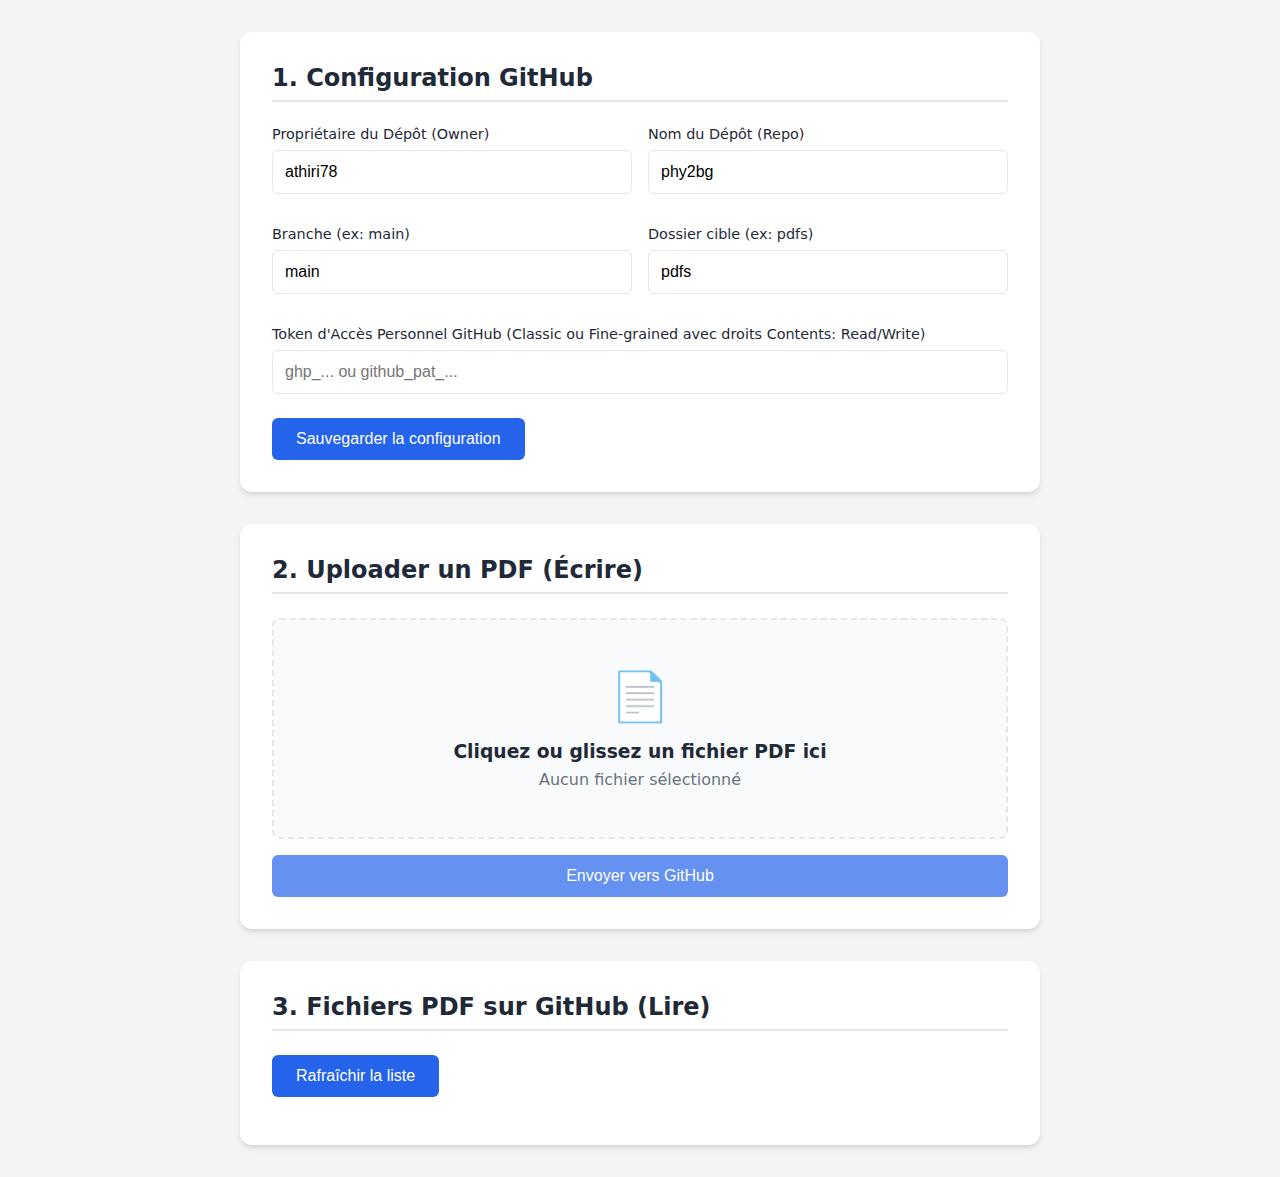
<file: github-pdf.html>
<!DOCTYPE html>
<html lang="fr">

<head>
    <meta charset="UTF-8">
    <meta name="viewport" content="width=device-width, initial-scale=1.0">
    <title>Gestionnaire PDF GitHub</title>
    <style>
        :root {
            --primary: #2563eb;
            --primary-hover: #1d4ed8;
            --bg: #f3f4f6;
            --card-bg: #ffffff;
            --text-main: #1f2937;
            --text-muted: #6b7280;
            --border: #e5e7eb;
            --error: #ef4444;
            --success: #10b981;
        }

        body {
            font-family: 'Segoe UI', system-ui, -apple-system, sans-serif;
            background-color: var(--bg);
            color: var(--text-main);
            margin: 0;
            padding: 2rem;
            display: flex;
            justify-content: center;
        }

        .container {
            max-width: 800px;
            width: 100%;
            display: flex;
            flex-direction: column;
            gap: 2rem;
        }

        .card {
            background-color: var(--card-bg);
            border-radius: 12px;
            padding: 2rem;
            box-shadow: 0 4px 6px -1px rgba(0, 0, 0, 0.1), 0 2px 4px -1px rgba(0, 0, 0, 0.06);
        }

        h2 {
            margin-top: 0;
            margin-bottom: 1.5rem;
            font-size: 1.5rem;
            color: var(--text-main);
            border-bottom: 2px solid var(--border);
            padding-bottom: 0.5rem;
        }

        .form-group {
            margin-bottom: 1rem;
            display: flex;
            flex-direction: column;
            gap: 0.5rem;
        }

        label {
            font-weight: 500;
            font-size: 0.9rem;
        }

        input[type="text"],
        input[type="password"] {
            padding: 0.75rem;
            border: 1px solid var(--border);
            border-radius: 6px;
            font-size: 1rem;
            transition: border-color 0.2s;
        }

        input[type="text"]:focus,
        input[type="password"]:focus {
            outline: none;
            border-color: var(--primary);
            box-shadow: 0 0 0 3px rgba(37, 99, 235, 0.1);
        }

        button {
            background-color: var(--primary);
            color: white;
            border: none;
            padding: 0.75rem 1.5rem;
            border-radius: 6px;
            font-size: 1rem;
            font-weight: 500;
            cursor: pointer;
            transition: background-color 0.2s;
            display: inline-flex;
            align-items: center;
            justify-content: center;
            gap: 0.5rem;
        }

        button:hover:not(:disabled) {
            background-color: var(--primary-hover);
        }

        button:disabled {
            opacity: 0.7;
            cursor: not-allowed;
        }

        .upload-area {
            border: 2px dashed var(--border);
            border-radius: 8px;
            padding: 3rem 2rem;
            text-align: center;
            cursor: pointer;
            transition: all 0.2s;
            background-color: #f9fafb;
        }

        .upload-area:hover,
        .upload-area.dragover {
            border-color: var(--primary);
            background-color: #eff6ff;
        }

        .pdf-list {
            display: grid;
            grid-template-columns: repeat(auto-fill, minmax(200px, 1fr));
            gap: 1rem;
            margin-top: 1rem;
        }

        .pdf-item {
            border: 1px solid var(--border);
            border-radius: 8px;
            padding: 1rem;
            display: flex;
            flex-direction: column;
            align-items: center;
            text-align: center;
            gap: 0.5rem;
            transition: transform 0.2s;
        }

        .pdf-item:hover {
            transform: translateY(-2px);
            box-shadow: 0 4px 6px -1px rgba(0, 0, 0, 0.1);
        }

        .pdf-icon {
            font-size: 2.5rem;
        }

        .pdf-name {
            font-size: 0.9rem;
            font-weight: 500;
            word-break: break-all;
            display: -webkit-box;
            -webkit-line-clamp: 2;
            -webkit-box-orient: vertical;
            overflow: hidden;
        }

        .pdf-actions {
            display: flex;
            gap: 0.5rem;
            width: 100%;
            margin-top: 0.5rem;
        }

        .btn-small {
            padding: 0.5rem;
            font-size: 0.8rem;
            flex: 1;
        }

        .btn-danger {
            background-color: var(--error);
        }

        .btn-danger:hover:not(:disabled) {
            background-color: #dc2626;
        }

        .status {
            margin-top: 1rem;
            padding: 1rem;
            border-radius: 6px;
            display: none;
        }

        .status.success {
            display: block;
            background-color: #d1fae5;
            color: #065f46;
            border: 1px solid #34d399;
        }

        .status.error {
            display: block;
            background-color: #fee2e2;
            color: #991b1b;
            border: 1px solid #f87171;
        }

        .status.info {
            display: block;
            background-color: #dbeafe;
            color: #1e40af;
            border: 1px solid #93c5fd;
        }

        .loader {
            border: 3px solid #f3f3f3;
            border-top: 3px solid white;
            border-radius: 50%;
            width: 16px;
            height: 16px;
            animation: spin 1s linear infinite;
        }

        @keyframes spin {
            0% {
                transform: rotate(0deg);
            }

            100% {
                transform: rotate(360deg);
            }
        }
    </style>
</head>

<body>

    <div class="container">
        <div class="card">
            <h2>1. Configuration GitHub</h2>
            <div style="display: grid; grid-template-columns: 1fr 1fr; gap: 1rem;">
                <div class="form-group">
                    <label>Propriétaire du Dépôt (Owner)</label>
                    <input type="text" id="ghOwner" value="athiri78" placeholder="ex: athiri78">
                </div>
                <div class="form-group">
                    <label>Nom du Dépôt (Repo)</label>
                    <input type="text" id="ghRepo" value="phy2bg" placeholder="ex: phy2bg">
                </div>
                <div class="form-group">
                    <label>Branche (ex: main)</label>
                    <input type="text" id="ghBranch" value="main" placeholder="ex: main">
                </div>
                <div class="form-group">
                    <label>Dossier cible (ex: pdfs)</label>
                    <input type="text" id="ghFolder" value="pdfs" placeholder="ex: pdfs">
                </div>
            </div>
            <div class="form-group" style="margin-top: 1rem;">
                <label>Token d'Accès Personnel GitHub (Classic ou Fine-grained avec droits Contents: Read/Write)</label>
                <input type="password" id="ghToken" placeholder="ghp_... ou github_pat_...">
            </div>
            <button id="saveConfigBtn" style="margin-top: 0.5rem;">Sauvegarder la configuration</button>
        </div>

        <div class="card">
            <h2>2. Uploader un PDF (Écrire)</h2>
            <input type="file" id="fileInput" accept="application/pdf" style="display: none;">
            <div class="upload-area" id="dropZone">
                <div style="font-size: 3rem; margin-bottom: 1rem;">📄</div>
                <h3 style="margin: 0 0 0.5rem 0;">Cliquez ou glissez un fichier PDF ici</h3>
                <p style="margin: 0; color: var(--text-muted);" id="fileNamePreview">Aucun fichier sélectionné</p>
            </div>
            <button id="uploadBtn" style="margin-top: 1rem; width: 100%;" disabled>Envoyer vers GitHub</button>
            <div id="uploadStatus" class="status"></div>
        </div>

        <div class="card">
            <h2>3. Fichiers PDF sur GitHub (Lire)</h2>
            <button id="refreshBtn">Rafraîchir la liste</button>
            <div id="listStatus" class="status" style="margin-top: 1rem;"></div>
            <div class="pdf-list" id="pdfListContainer">
                <!-- PDFs s'afficheront ici -->
            </div>
        </div>
    </div>

    <script>
        // Éléments du DOM
        const ownerInput = document.getElementById('ghOwner');
        const repoInput = document.getElementById('ghRepo');
        const branchInput = document.getElementById('ghBranch');
        const folderInput = document.getElementById('ghFolder');
        const tokenInput = document.getElementById('ghToken');
        const saveConfigBtn = document.getElementById('saveConfigBtn');

        const dropZone = document.getElementById('dropZone');
        const fileInput = document.getElementById('fileInput');
        const fileNamePreview = document.getElementById('fileNamePreview');
        const uploadBtn = document.getElementById('uploadBtn');
        const uploadStatus = document.getElementById('uploadStatus');

        const refreshBtn = document.getElementById('refreshBtn');
        const listStatus = document.getElementById('listStatus');
        const pdfListContainer = document.getElementById('pdfListContainer');

        // Charger la configuration sauvegardée
        window.onload = () => {
            if (localStorage.getItem('gh_pdf_owner')) ownerInput.value = localStorage.getItem('gh_pdf_owner');
            if (localStorage.getItem('gh_pdf_repo')) repoInput.value = localStorage.getItem('gh_pdf_repo');
            if (localStorage.getItem('gh_pdf_branch')) branchInput.value = localStorage.getItem('gh_pdf_branch');
            if (localStorage.getItem('gh_pdf_folder')) folderInput.value = localStorage.getItem('gh_pdf_folder');
            if (localStorage.getItem('gh_pdf_token')) tokenInput.value = localStorage.getItem('gh_pdf_token');

            if (tokenInput.value) {
                loadPDFs();
            }
        };

        // Sauvegarder la config
        saveConfigBtn.addEventListener('click', () => {
            localStorage.setItem('gh_pdf_owner', ownerInput.value.trim());
            localStorage.setItem('gh_pdf_repo', repoInput.value.trim());
            localStorage.setItem('gh_pdf_branch', branchInput.value.trim());
            localStorage.setItem('gh_pdf_folder', folderInput.value.trim());
            localStorage.setItem('gh_pdf_token', tokenInput.value.trim());

            showStatus(uploadStatus, 'success', 'Configuration sauvegardée localement !');
            setTimeout(() => uploadStatus.className = 'status', 3000);
            loadPDFs();
        });

        // Gestion Fichier
        let currentFile = null;

        dropZone.addEventListener('click', () => fileInput.click());

        dropZone.addEventListener('dragover', (e) => {
            e.preventDefault();
            dropZone.classList.add('dragover');
        });

        dropZone.addEventListener('dragleave', () => {
            dropZone.classList.remove('dragover');
        });

        dropZone.addEventListener('drop', (e) => {
            e.preventDefault();
            dropZone.classList.remove('dragover');
            if (e.dataTransfer.files.length > 0) {
                handleFileSelect(e.dataTransfer.files[0]);
            }
        });

        fileInput.addEventListener('change', (e) => {
            if (e.target.files.length > 0) {
                handleFileSelect(e.target.files[0]);
            }
        });

        function handleFileSelect(file) {
            if (file.type !== 'application/pdf') {
                showStatus(uploadStatus, 'error', 'Veuillez sélectionner uniquement un fichier PDF.');
                return;
            }
            currentFile = file;
            fileNamePreview.textContent = `${file.name} (${(file.size / 1024 / 1024).toFixed(2)} MB)`;
            uploadBtn.disabled = false;
            uploadStatus.className = 'status'; // masquer les erreurs précédentes
        }

        // Convertir Fichier en Base64
        function fileToBase64(file) {
            return new Promise((resolve, reject) => {
                const reader = new FileReader();
                reader.onload = () => resolve(reader.result.split(',')[1]);
                reader.onerror = reject;
                reader.readAsDataURL(file);
            });
        }

        // Afficher Statut
        function showStatus(element, type, message) {
            element.className = `status ${type}`;
            element.textContent = message;
        }

        // Helper pour les requêtes GitHub
        async function fetchGitHub(path, method = 'GET', body = null) {
            const token = tokenInput.value.trim();
            if (!token) throw new Error("Le Token GitHub est manquant.");

            const options = {
                method: method,
                headers: {
                    'Authorization': `token ${token}`,
                    'Accept': 'application/vnd.github.v3+json',
                    'Content-Type': 'application/json'
                }
            };

            if (body) {
                options.body = JSON.stringify(body);
            }

            const response = await fetch(`https://api.github.com${path}`, options);

            if (!response.ok) {
                const errorData = await response.json().catch(() => ({}));
                let errorMsg = errorData.message || `Erreur HTTP ${response.status}`;

                if (response.status === 404) errorMsg = "Fichier ou dossier introuvable. Vérifiez le nom du repo et les permissions du Token.";
                if (response.status === 401) errorMsg = "Non autorisé : Votre Token est invalide ou expiré.";
                if (response.status === 403) errorMsg = "Accès refusé : Vérifiez que votre Token a bien les droits 'Contents : Read/Write'.";
                if (response.status === 422) errorMsg = "Le fichier existe déjà avec ce nom.";

                throw new Error(errorMsg);
            }

            return response.status !== 204 ? response.json() : null; // 204 = No Content (Delete)
        }

        // UPLOAD PDF (ÉCRIRE)
        uploadBtn.addEventListener('click', async () => {
            if (!currentFile) return;

            const owner = ownerInput.value.trim();
            const repo = repoInput.value.trim();
            const branch = branchInput.value.trim();
            const folder = folderInput.value.trim().replace(/^\/|\/$/g, ''); // enlever les slash avant/après
            const token = tokenInput.value.trim();

            if (!owner || !repo || !token) {
                showStatus(uploadStatus, 'error', 'Veuillez remplir la configuration GitHub.');
                return;
            }

            const originalBtnText = uploadBtn.innerHTML;
            uploadBtn.innerHTML = '<div class="loader"></div> Envoi en cours...';
            uploadBtn.disabled = true;

            try {
                showStatus(uploadStatus, 'info', 'Lecture du fichier...');
                const base64Content = await fileToBase64(currentFile);

                // On nettoie le nom de fichier pour GitHub
                const safeName = currentFile.name.replace(/[^a-zA-Z0-9.-]/g, '_');
                const path = folder ? `${folder}/${safeName}` : safeName;

                showStatus(uploadStatus, 'info', 'Envoi vers GitHub API...');

                await fetchGitHub(`/repos/${owner}/${repo}/contents/${path}`, 'PUT', {
                    message: `Upload PDF: ${safeName}`,
                    content: base64Content,
                    branch: branch
                });

                showStatus(uploadStatus, 'success', 'PDF uploadé avec succès !');
                currentFile = null;
                fileNamePreview.textContent = 'Aucun fichier sélectionné';
                fileInput.value = '';

                // Rafraîchir la liste
                setTimeout(() => {
                    uploadStatus.className = 'status';
                    loadPDFs();
                }, 2000);

            } catch (error) {
                showStatus(uploadStatus, 'error', `Erreur: ${error.message}`);
                uploadBtn.disabled = false;
            } finally {
                if (!currentFile) uploadBtn.disabled = true;
                uploadBtn.innerHTML = originalBtnText;
            }
        });

        // RAFRAÎCHIR LISTE
        refreshBtn.addEventListener('click', loadPDFs);

        // CHARGER LES PDFs (LIRE)
        async function loadPDFs() {
            const owner = ownerInput.value.trim();
            const repo = repoInput.value.trim();
            const folder = folderInput.value.trim().replace(/^\/|\/$/g, '');
            const token = tokenInput.value.trim();

            if (!owner || !repo || !token) return;

            listStatus.className = 'status';
            pdfListContainer.innerHTML = '<div style="grid-column: 1/-1; text-align: center;"><div class="loader" style="border-top-color: var(--primary); margin: 0 auto; width: 24px; height: 24px;"></div></div>';

            try {
                const path = folder ? `/${folder}` : '';
                const data = await fetchGitHub(`/repos/${owner}/${repo}/contents${path}`);

                pdfListContainer.innerHTML = '';

                let pdfFiles;
                if (Array.isArray(data)) {
                    pdfFiles = data.filter(item => item.name.toLowerCase().endsWith('.pdf'));
                } else if (data.type === 'file' && data.name.toLowerCase().endsWith('.pdf')) {
                    pdfFiles = [data]; // S'il s'agit d'un fichier direct
                } else {
                    throw new Error("Le chemin spécifié n'est pas un dossier valide.");
                }

                if (pdfFiles.length === 0) {
                    pdfListContainer.innerHTML = '<p style="grid-column: 1/-1; text-align: center; color: var(--text-muted);">Aucun PDF trouvé dans ce dossier.</p>';
                    return;
                }

                pdfFiles.forEach(file => {
                    const item = document.createElement('div');
                    item.className = 'pdf-item';

                    // On utilise les Pages GitHub si dispos, sinon un lecteur GitHub standard
                    const link = `https://${owner}.github.io/${repo}/${file.path}`;

                    item.innerHTML = `
                    <div class="pdf-icon">📕</div>
                    <div class="pdf-name" title="${file.name}">${file.name}</div>
                    <div style="font-size: 0.8rem; color: var(--text-muted);">${(file.size / 1024).toFixed(0)} KB</div>
                    <div class="pdf-actions">
                        <button class="btn-small" onclick="window.open('${file.html_url}', '_blank')">Afficher (Brut)</button>
                        <button class="btn-small btn-danger" onclick="deletePDF('${file.path}', '${file.sha}')">Supprimer</button>
                    </div>
                `;
                    pdfListContainer.appendChild(item);
                });

            } catch (error) {
                if (error.message.includes("404")) {
                    pdfListContainer.innerHTML = `<p style="grid-column: 1/-1; text-align: center; color: var(--text-muted);">Le dossier <strong>${folder}</strong> n'existe pas encore. Il sera créé lors du premier upload.</p>`;
                } else {
                    pdfListContainer.innerHTML = '';
                    showStatus(listStatus, 'error', `Erreur lors de la lecture : ${error.message}`);
                }
            }
        }

        // SUPPRIMER UN PDF
        window.deletePDF = async function (path, sha) {
            if (!confirm(`Voulez-vous vraiment supprimer ce fichier ?`)) return;

            const owner = ownerInput.value.trim();
            const repo = repoInput.value.trim();
            const branch = branchInput.value.trim();

            try {
                await fetchGitHub(`/repos/${owner}/${repo}/contents/${path}`, 'DELETE', {
                    message: `Suppression du PDF: ${path}`,
                    sha: sha,
                    branch: branch
                });

                showStatus(listStatus, 'success', 'Fichier supprimé avec succès.');
                setTimeout(() => listStatus.className = 'status', 3000);
                loadPDFs();
            } catch (error) {
                showStatus(listStatus, 'error', `Erreur lors de la suppression : ${error.message}`);
            }
        };

    </script>

</body>

</html>
</file>
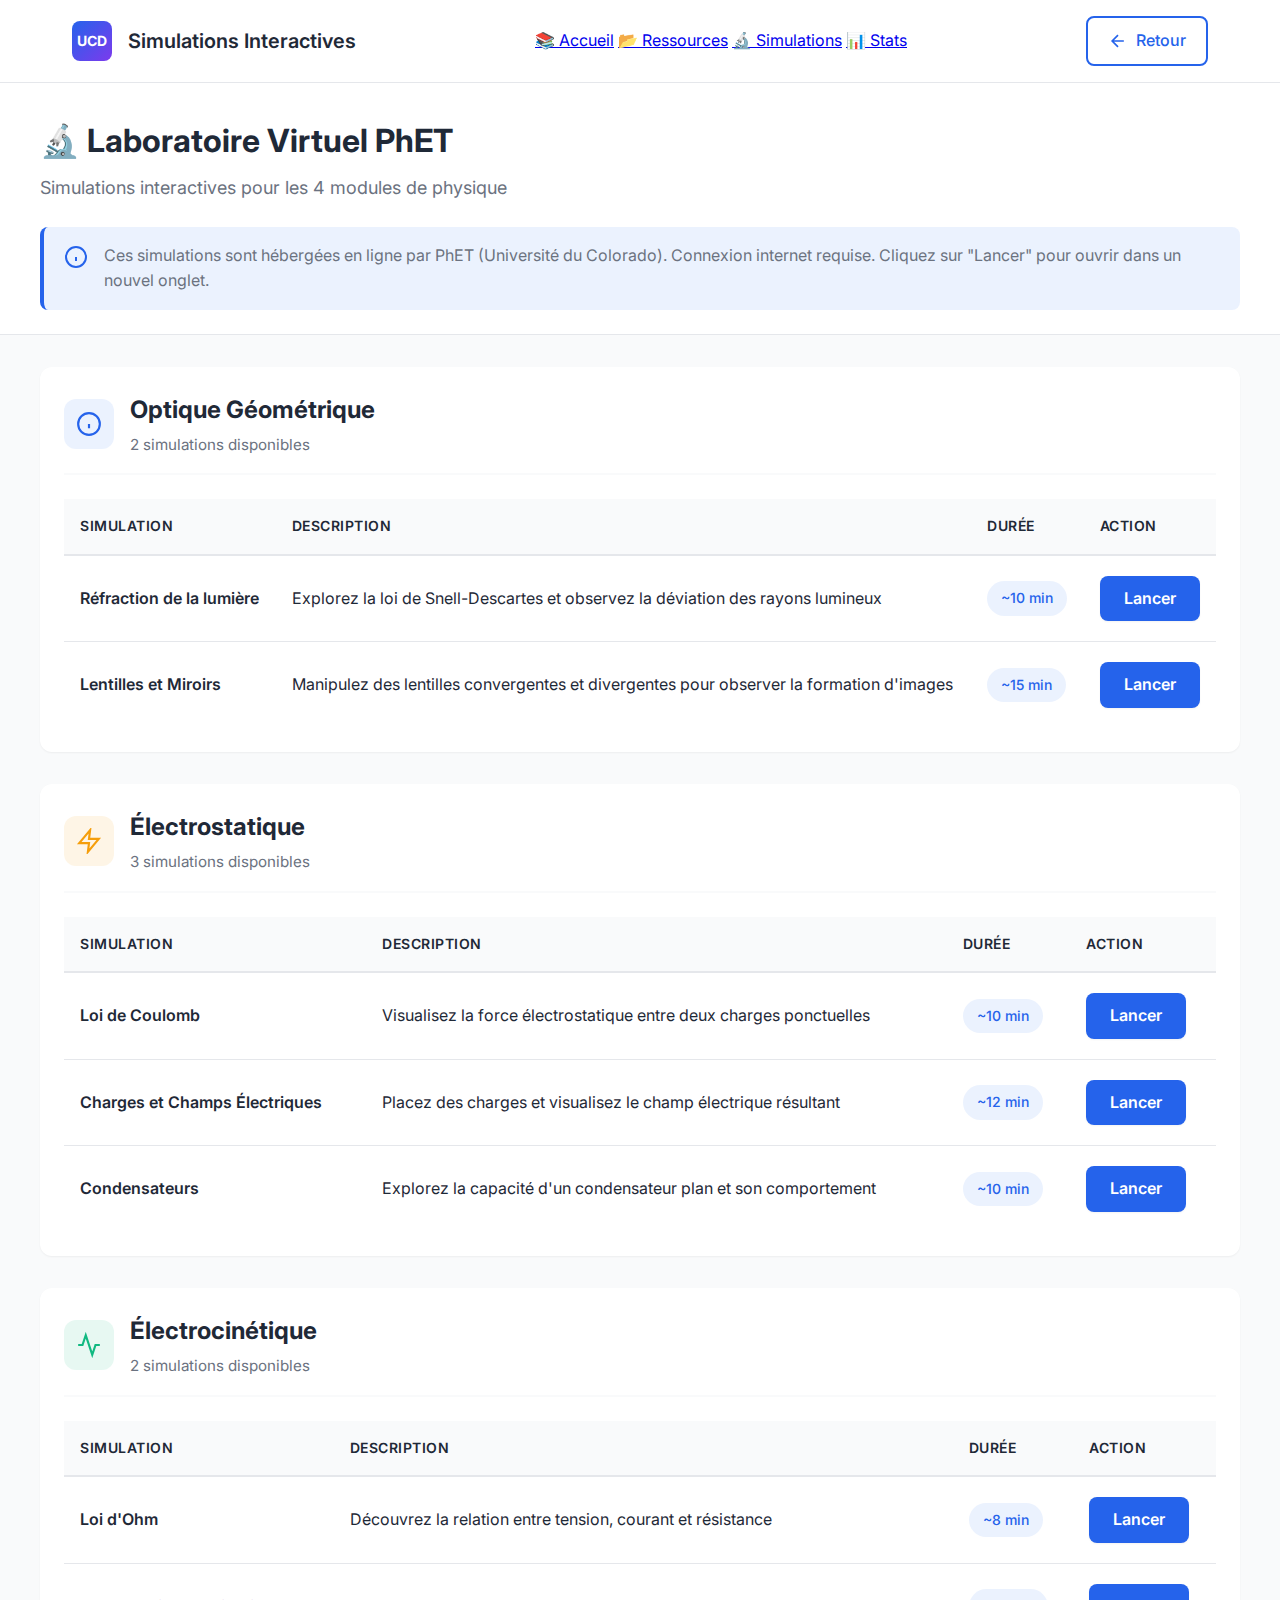
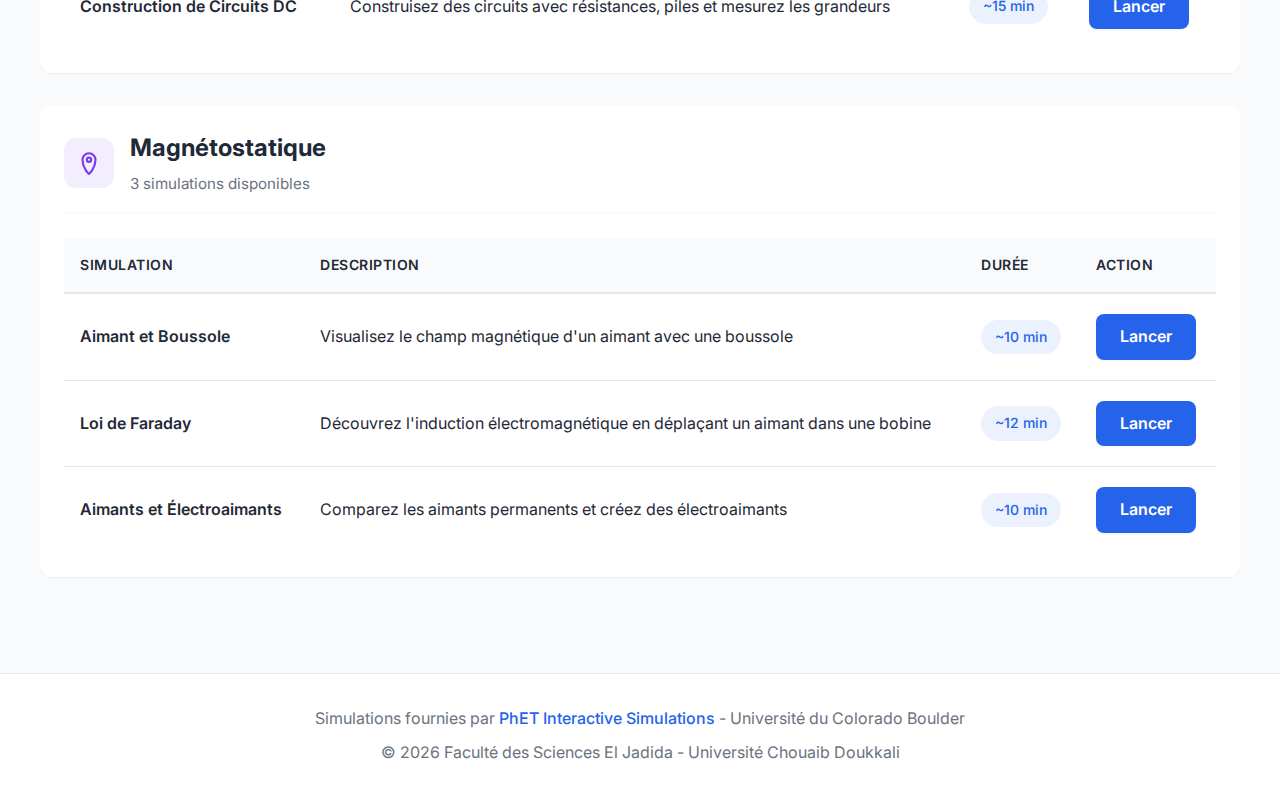
<file: simulations.html>
<!DOCTYPE html>
<html lang="fr">

<head>
    <meta charset="UTF-8">
    <meta name="viewport" content="width=device-width, initial-scale=1.0">
    <title>Simulations TP - Plateforme Physique UCD</title>
    <link rel="stylesheet" href="simulations.css">
    <link href="https://fonts.googleapis.com/css2?family=Inter:wght@300;400;500;600;700&display=swap" rel="stylesheet">
</head>

<body>
    <!-- Navbar -->
    <nav class="navbar">
        <div class="nav-container">
            <div class="nav-left">
                <div class="logo">UCD</div>
                <h1 class="nav-title">Simulations Interactives</h1>
            </div>
            <div class="nav-center">
                <a href="dashboard.html" class="nav-link">📚 Accueil</a>
                <a href="resources.html" class="nav-link">📂 Ressources</a>
                <a href="simulations.html" class="nav-link active">🔬 Simulations</a>
                <a href="admin.html" class="nav-link">👨‍🏫 Admin</a>
                <a href="stats.html" class="nav-link">📊 Stats</a>
            </div>
            <div class="nav-right">
                <a href="dashboard.html" class="btn-back">
                    <svg viewBox="0 0 24 24" fill="none" stroke="currentColor" stroke-width="2">
                        <path d="M19 12H5M12 19l-7-7 7-7" />
                    </svg>
                    Retour
                </a>
            </div>
        </div>
    </nav>

    <!-- Header -->
    <header class="simulations-header">
        <div class="container">
            <h2>🔬 Laboratoire Virtuel PhET</h2>
            <p class="header-subtitle">
                Simulations interactives pour les 4 modules de physique
            </p>
            <div class="info-banner">
                <svg viewBox="0 0 24 24" fill="none" stroke="currentColor" stroke-width="2">
                    <circle cx="12" cy="12" r="10"></circle>
                    <path d="M12 16v-4M12 8h.01"></path>
                </svg>
                <p>Ces simulations sont hébergées en ligne par PhET (Université du Colorado).
                    Connexion internet requise. Cliquez sur "Lancer" pour ouvrir dans un nouvel onglet.</p>
            </div>
        </div>
    </header>

    <main class="simulations-main">
        <div class="container">

            <!-- Module 1: Optique Géométrique -->
            <section class="module-section">
                <div class="module-header">
                    <div class="module-icon optics">
                        <svg viewBox="0 0 24 24" fill="none" stroke="currentColor" stroke-width="2">
                            <circle cx="12" cy="12" r="10"></circle>
                            <path d="M12 16v-4M12 8h.01"></path>
                        </svg>
                    </div>
                    <div>
                        <h3>Optique Géométrique</h3>
                        <p>2 simulations disponibles</p>
                    </div>
                </div>

                <table class="simulations-table">
                    <thead>
                        <tr>
                            <th>Simulation</th>
                            <th>Description</th>
                            <th>Durée</th>
                            <th>Action</th>
                        </tr>
                    </thead>
                    <tbody>
                        <tr>
                            <td class="sim-name">Réfraction de la lumière</td>
                            <td>Explorez la loi de Snell-Descartes et observez la déviation des rayons lumineux</td>
                            <td><span class="duration">~10 min</span></td>
                            <td>
                                <a href="https://phet.colorado.edu/sims/html/bending-light/latest/bending-light_all.html?locale=fr"
                                    target="_blank" class="btn-launch">Lancer</a>
                            </td>
                        </tr>
                        <tr>
                            <td class="sim-name">Lentilles et Miroirs</td>
                            <td>Manipulez des lentilles convergentes et divergentes pour observer la formation d'images
                            </td>
                            <td><span class="duration">~15 min</span></td>
                            <td>
                                <a href="https://phet.colorado.edu/sims/html/geometric-optics/latest/geometric-optics_all.html?locale=fr"
                                    target="_blank" class="btn-launch">Lancer</a>
                            </td>
                        </tr>
                    </tbody>
                </table>
            </section>

            <!-- Module 2: Électrostatique -->
            <section class="module-section">
                <div class="module-header">
                    <div class="module-icon electrostatics">
                        <svg viewBox="0 0 24 24" fill="none" stroke="currentColor" stroke-width="2">
                            <polygon points="13 2 3 14 12 14 11 22 21 10 12 10 13 2"></polygon>
                        </svg>
                    </div>
                    <div>
                        <h3>Électrostatique</h3>
                        <p>3 simulations disponibles</p>
                    </div>
                </div>

                <table class="simulations-table">
                    <thead>
                        <tr>
                            <th>Simulation</th>
                            <th>Description</th>
                            <th>Durée</th>
                            <th>Action</th>
                        </tr>
                    </thead>
                    <tbody>
                        <tr>
                            <td class="sim-name">Loi de Coulomb</td>
                            <td>Visualisez la force électrostatique entre deux charges ponctuelles</td>
                            <td><span class="duration">~10 min</span></td>
                            <td>
                                <a href="https://phet.colorado.edu/sims/html/coulombs-law/latest/coulombs-law_all.html?locale=fr"
                                    target="_blank" class="btn-launch">Lancer</a>
                            </td>
                        </tr>
                        <tr>
                            <td class="sim-name">Charges et Champs Électriques</td>
                            <td>Placez des charges et visualisez le champ électrique résultant</td>
                            <td><span class="duration">~12 min</span></td>
                            <td>
                                <a href="https://phet.colorado.edu/sims/html/charges-and-fields/latest/charges-and-fields_all.html?locale=fr"
                                    target="_blank" class="btn-launch">Lancer</a>
                            </td>
                        </tr>
                        <tr>
                            <td class="sim-name">Condensateurs</td>
                            <td>Explorez la capacité d'un condensateur plan et son comportement</td>
                            <td><span class="duration">~10 min</span></td>
                            <td>
                                <a href="https://phet.colorado.edu/sims/html/capacitor-lab-basics/latest/capacitor-lab-basics_all.html?locale=fr"
                                    target="_blank" class="btn-launch">Lancer</a>
                            </td>
                        </tr>
                    </tbody>
                </table>
            </section>

            <!-- Module 3: Électrocinétique -->
            <section class="module-section">
                <div class="module-header">
                    <div class="module-icon electrokinetics">
                        <svg viewBox="0 0 24 24" fill="none" stroke="currentColor" stroke-width="2">
                            <polyline points="22 12 18 12 15 21 9 3 6 12 2 12"></polyline>
                        </svg>
                    </div>
                    <div>
                        <h3>Électrocinétique</h3>
                        <p>2 simulations disponibles</p>
                    </div>
                </div>

                <table class="simulations-table">
                    <thead>
                        <tr>
                            <th>Simulation</th>
                            <th>Description</th>
                            <th>Durée</th>
                            <th>Action</th>
                        </tr>
                    </thead>
                    <tbody>
                        <tr>
                            <td class="sim-name">Loi d'Ohm</td>
                            <td>Découvrez la relation entre tension, courant et résistance</td>
                            <td><span class="duration">~8 min</span></td>
                            <td>
                                <a href="https://phet.colorado.edu/sims/html/ohms-law/latest/ohms-law_all.html?locale=fr"
                                    target="_blank" class="btn-launch">Lancer</a>
                            </td>
                        </tr>
                        <tr>
                            <td class="sim-name">Construction de Circuits DC</td>
                            <td>Construisez des circuits avec résistances, piles et mesurez les grandeurs</td>
                            <td><span class="duration">~15 min</span></td>
                            <td>
                                <a href="https://phet.colorado.edu/sims/html/circuit-construction-kit-dc/latest/circuit-construction-kit-dc_all.html?locale=fr"
                                    target="_blank" class="btn-launch">Lancer</a>
                            </td>
                        </tr>
                    </tbody>
                </table>
            </section>

            <!-- Module 4: Magnétisme -->
            <section class="module-section">
                <div class="module-header">
                    <div class="module-icon magnetism">
                        <svg viewBox="0 0 24 24" fill="none" stroke="currentColor" stroke-width="2">
                            <path d="M6 9a6 6 0 0 1 12 0c0 8-6 13-6 13s-6-5-6-13z"></path>
                            <circle cx="12" cy="9" r="2"></circle>
                        </svg>
                    </div>
                    <div>
                        <h3>Magnétostatique</h3>
                        <p>3 simulations disponibles</p>
                    </div>
                </div>

                <table class="simulations-table">
                    <thead>
                        <tr>
                            <th>Simulation</th>
                            <th>Description</th>
                            <th>Durée</th>
                            <th>Action</th>
                        </tr>
                    </thead>
                    <tbody>
                        <tr>
                            <td class="sim-name">Aimant et Boussole</td>
                            <td>Visualisez le champ magnétique d'un aimant avec une boussole</td>
                            <td><span class="duration">~10 min</span></td>
                            <td>
                                <a href="https://phet.colorado.edu/sims/html/magnet-and-compass/latest/magnet-and-compass_all.html?locale=fr"
                                    target="_blank" class="btn-launch">Lancer</a>
                            </td>
                        </tr>
                        <tr>
                            <td class="sim-name">Loi de Faraday</td>
                            <td>Découvrez l'induction électromagnétique en déplaçant un aimant dans une bobine</td>
                            <td><span class="duration">~12 min</span></td>
                            <td>
                                <a href="https://phet.colorado.edu/sims/html/faradays-law/latest/faradays-law_all.html?locale=fr"
                                    target="_blank" class="btn-launch">Lancer</a>
                            </td>
                        </tr>
                        <tr>
                            <td class="sim-name">Aimants et Électroaimants</td>
                            <td>Comparez les aimants permanents et créez des électroaimants</td>
                            <td><span class="duration">~10 min</span></td>
                            <td>
                                <a href="https://phet.colorado.edu/sims/html/magnets-and-electromagnets/latest/magnets-and-electromagnets_all.html?locale=fr"
                                    target="_blank" class="btn-launch">Lancer</a>
                            </td>
                        </tr>
                    </tbody>
                </table>
            </section>

        </div>
    </main>

    <!-- Footer -->
    <footer class="simulations-footer">
        <div class="container">
            <p>Simulations fournies par <a href="https://phet.colorado.edu/fr/" target="_blank">PhET Interactive
                    Simulations</a> - Université du Colorado Boulder</p>
            <p>&copy; 2026 Faculté des Sciences El Jadida - Université Chouaib Doukkali</p>
        </div>
    </footer>

    <script src="auth.js"></script>
</body>

</html>
</file>
<file: simulations.css>
/* Simulations Page CSS - Table Layout */
@import url('styles.css');

body {
    background: #f9fafb;
}

/* Navbar */
.navbar {
    background: white;
    border-bottom: 1px solid var(--border);
    box-shadow: var(--shadow-sm);
}

.nav-container {
    max-width: 1200px;
    margin: 0 auto;
    padding: 1rem 2rem;
    display: flex;
    justify-content: space-between;
    align-items: center;
}

.nav-left {
    display: flex;
    align-items: center;
    gap: 1rem;
}

.logo {
    width: 40px;
    height: 40px;
    background: linear-gradient(135deg, var(--primary-color), var(--secondary-color));
    color: white;
    border-radius: 8px;
    display: flex;
    align-items: center;
    justify-content: center;
    font-weight: 700;
    font-size: 0.875rem;
}

.nav-title {
    font-size: 1.25rem;
    font-weight: 600;
    color: var(--text-primary);
}

.btn-back {
    display: flex;
    align-items: center;
    gap: 0.5rem;
    padding: 0.625rem 1.25rem;
    background: white;
    color: var(--primary-color);
    border: 2px solid var(--primary-color);
    border-radius: var(--radius-md);
    text-decoration: none;
    font-weight: 500;
    transition: var(--transition);
}

.btn-back:hover {
    background: var(--primary-color);
    color: white;
}

.btn-back svg {
    width: 20px;
    height: 20px;
}

/* Header */
.simulations-header {
    background: white;
    padding: 2rem 2rem 1.5rem;
    border-bottom: 1px solid var(--border);
}

.container {
    max-width: 1200px;
    margin: 0 auto;
}

.simulations-header h2 {
    font-size: 2rem;
    font-weight: 700;
    color: var(--text-primary);
    margin-bottom: 0.5rem;
}

.header-subtitle {
    color: var(--text-secondary);
    font-size: 1.125rem;
    margin-bottom: 1.5rem;
}

.info-banner {
    background: rgba(59, 130, 246, 0.1);
    border-left: 4px solid var(--primary-color);
    padding: 1rem 1.25rem;
    border-radius: var(--radius-md);
    display: flex;
    gap: 1rem;
    align-items: start;
}

.info-banner svg {
    width: 24px;
    height: 24px;
    color: var(--primary-color);
    flex-shrink: 0;
    margin-top: 0.125rem;
}

.info-banner p {
    color: var(--text-secondary);
    line-height: 1.6;
}

/* Main */
.simulations-main {
    padding: 2rem;
}

/* Module Sections */
.module-section {
    background: white;
    border-radius: var(--radius-lg);
    padding: 1.5rem;
    margin-bottom: 2rem;
    box-shadow: var(--shadow-sm);
}

.module-header {
    display: flex;
    align-items: center;
    gap: 1rem;
    margin-bottom: 1.5rem;
    padding-bottom: 1rem;
    border-bottom: 2px solid var(--background);
}

.module-icon {
    width: 50px;
    height: 50px;
    border-radius: 12px;
    display: flex;
    align-items: center;
    justify-content: center;
}

.module-icon svg {
    width: 26px;
    height: 26px;
}

.module-icon.optics {
    background: rgba(59, 130, 246, 0.1);
    color: var(--primary-color);
}

.module-icon.electrostatics {
    background: rgba(245, 158, 11, 0.1);
    color: var(--warning);
}

.module-icon.electrokinetics {
    background: rgba(16, 185, 129, 0.1);
    color: var(--success);
}

.module-icon.magnetism {
    background: rgba(139, 92, 246, 0.1);
    color: var(--secondary-color);
}

.module-header h3 {
    font-size: 1.5rem;
    font-weight: 700;
    color: var(--text-primary);
    margin-bottom: 0.25rem;
}

.module-header p {
    color: var(--text-secondary);
    font-size: 0.95rem;
}

/* Tables */
.simulations-table {
    width: 100%;
    border-collapse: collapse;
}

.simulations-table thead {
    background: var(--background);
}

.simulations-table th {
    padding: 1rem;
    text-align: left;
    font-weight: 600;
    color: var(--text-primary);
    font-size: 0.875rem;
    text-transform: uppercase;
    letter-spacing: 0.5px;
    border-bottom: 2px solid var(--border);
}

.simulations-table tbody tr {
    border-bottom: 1px solid var(--border);
    transition: var(--transition);
}

.simulations-table tbody tr:hover {
    background: var(--background);
}

.simulations-table tbody tr:last-child {
    border-bottom: none;
}

.simulations-table td {
    padding: 1.25rem 1rem;
    color: var(--text-primary);
    vertical-align: middle;
}

.sim-name {
    font-weight: 600;
    color: var(--text-primary);
    min-width: 200px;
}

.duration {
    display: inline-block;
    padding: 0.375rem 0.875rem;
    background: rgba(59, 130, 246, 0.1);
    color: var(--primary-color);
    border-radius: 20px;
    font-size: 0.875rem;
    font-weight: 500;
}

.btn-launch {
    display: inline-block;
    padding: 0.625rem 1.5rem;
    background: var(--primary-color);
    color: white;
    text-decoration: none;
    border-radius: var(--radius-md);
    font-weight: 600;
    transition: var(--transition);
    box-shadow: var(--shadow-sm);
}

.btn-launch:hover {
    background: #2563eb;
    transform: translateY(-1px);
    box-shadow: var(--shadow-md);
}

/* Footer */
.simulations-footer {
    background: white;
    border-top: 1px solid var(--border);
    padding: 2rem;
    margin-top: 2rem;
    text-align: center;
}

.simulations-footer p {
    color: var(--text-secondary);
    margin-bottom: 0.5rem;
}

.simulations-footer a {
    color: var(--primary-color);
    text-decoration: none;
    font-weight: 500;
}

.simulations-footer a:hover {
    text-decoration: underline;
}

/* Responsive */
@media (max-width: 768px) {
    .simulations-main {
        padding: 1rem;
    }

    .module-section {
        padding: 1rem;
    }

    .simulations-table {
        font-size: 0.875rem;
    }

    .simulations-table th,
    .simulations-table td {
        padding: 0.75rem 0.5rem;
    }

    .sim-name {
        min-width: auto;
    }

    /* Stack table on mobile */
    .simulations-table thead {
        display: none;
    }

    .simulations-table tr {
        display: block;
        margin-bottom: 1rem;
        border: 1px solid var(--border);
        border-radius: var(--radius-md);
    }

    .simulations-table td {
        display: block;
        text-align: left;
        padding: 0.75rem 1rem;
        border-bottom: 1px solid var(--border);
    }

    .simulations-table td:last-child {
        border-bottom: none;
    }

    .simulations-table td::before {
        content: attr(data-label);
        font-weight: 600;
        display: block;
        margin-bottom: 0.5rem;
        color: var(--text-secondary);
        font-size: 0.813rem;
        text-transform: uppercase;
    }

    .btn-launch {
        display: block;
        width: 100%;
        text-align: center;
    }
}
</file>
